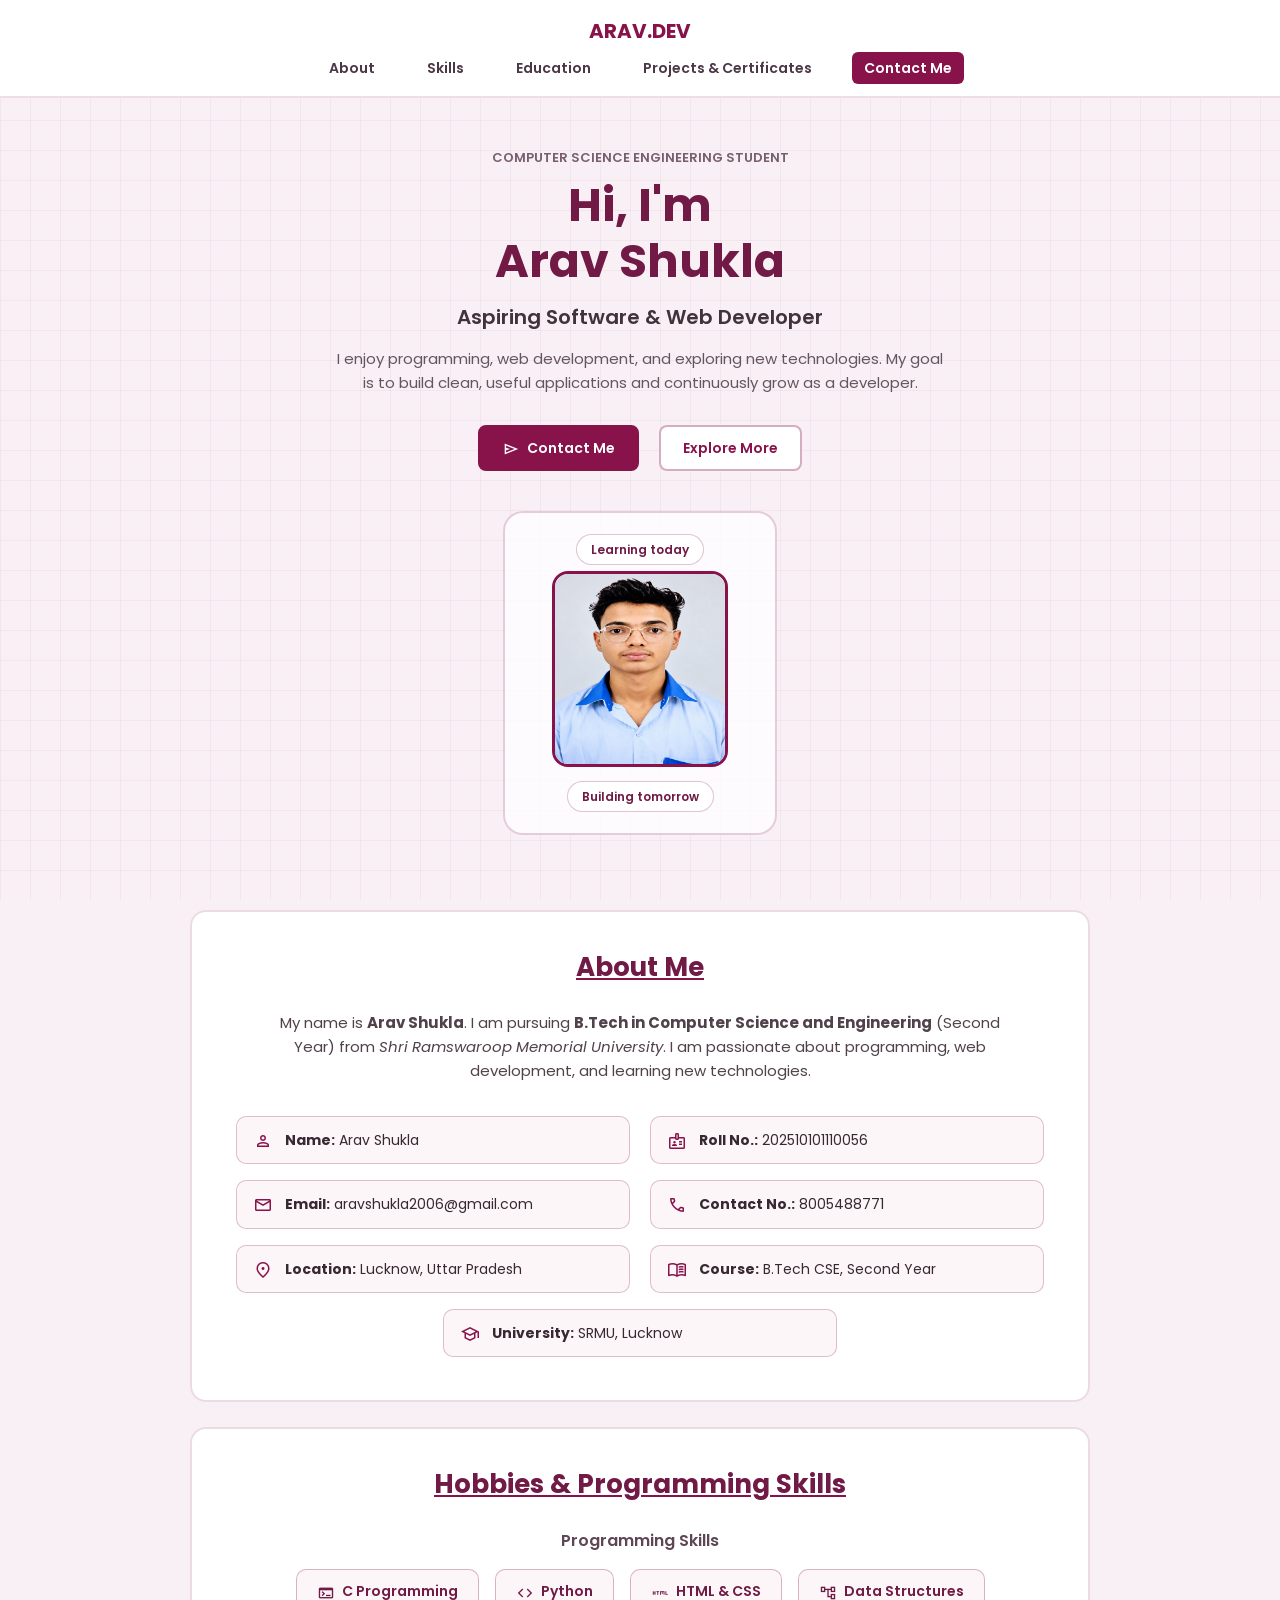
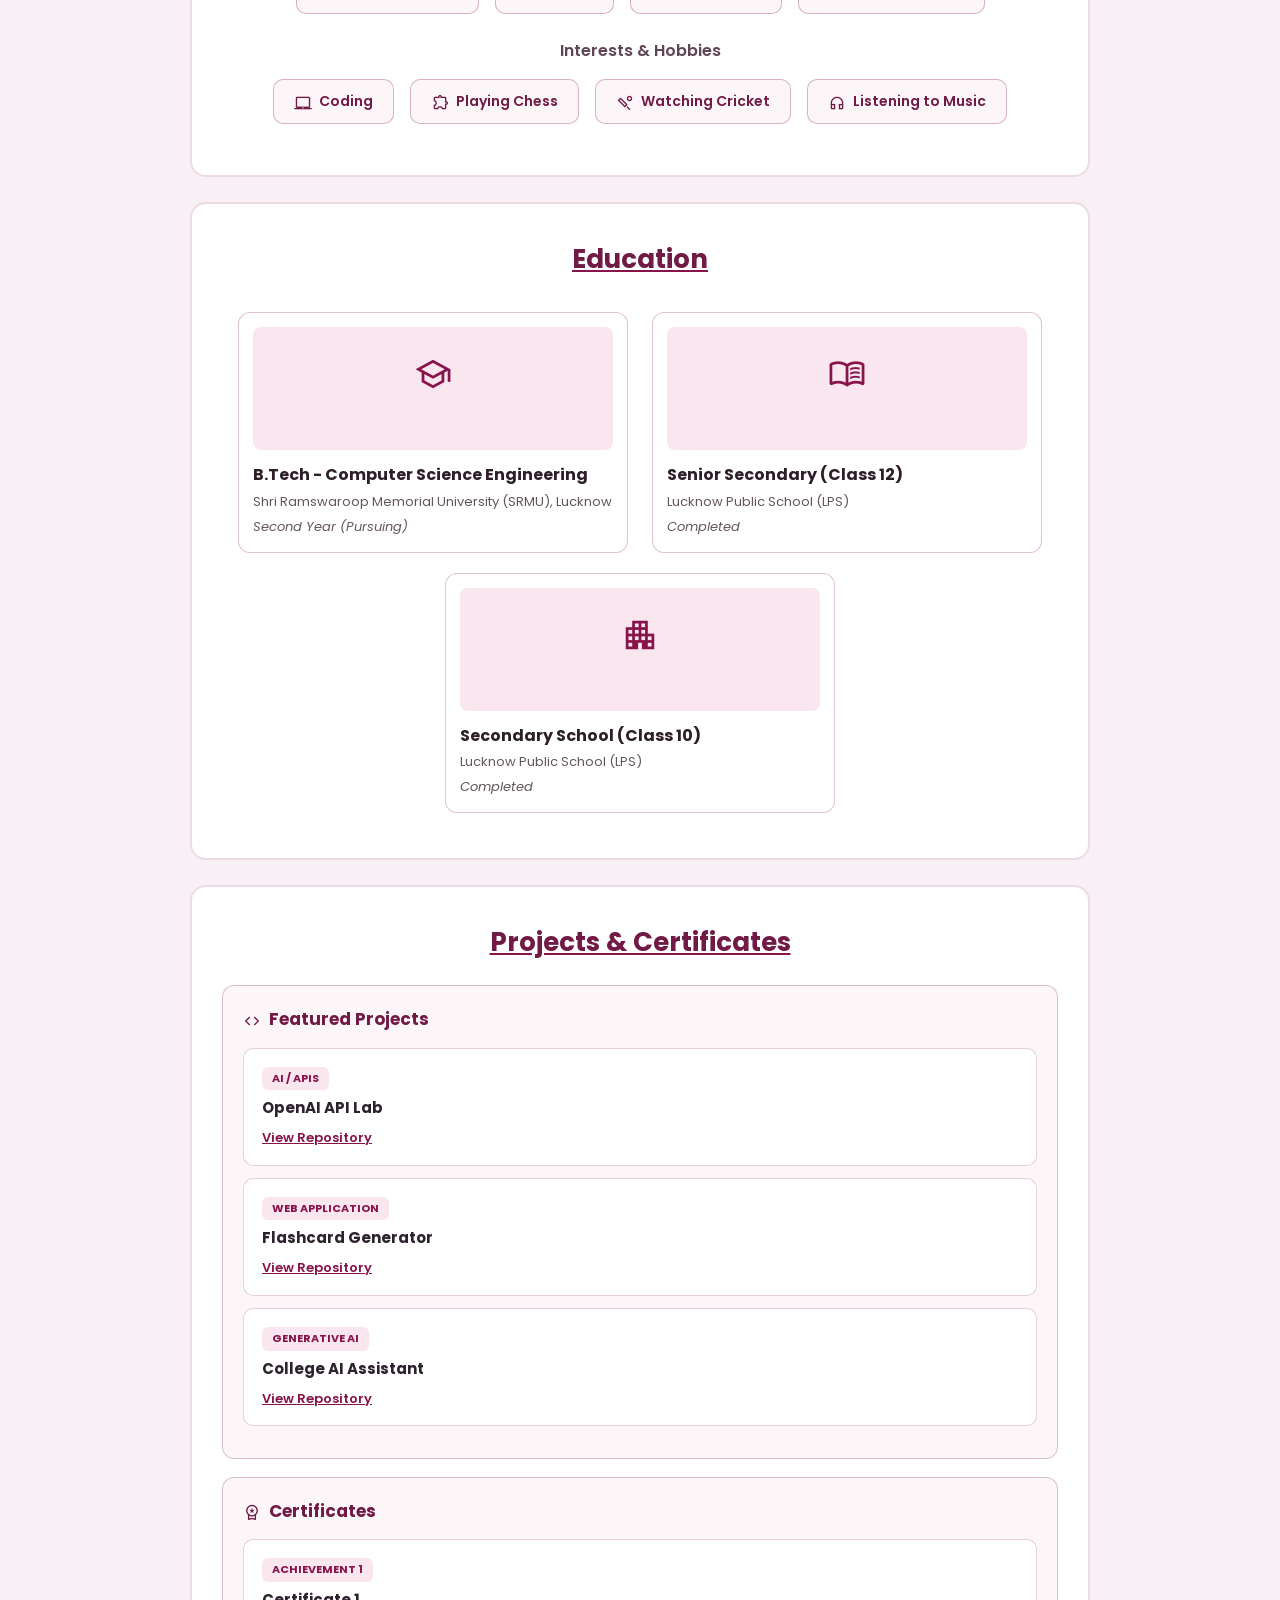
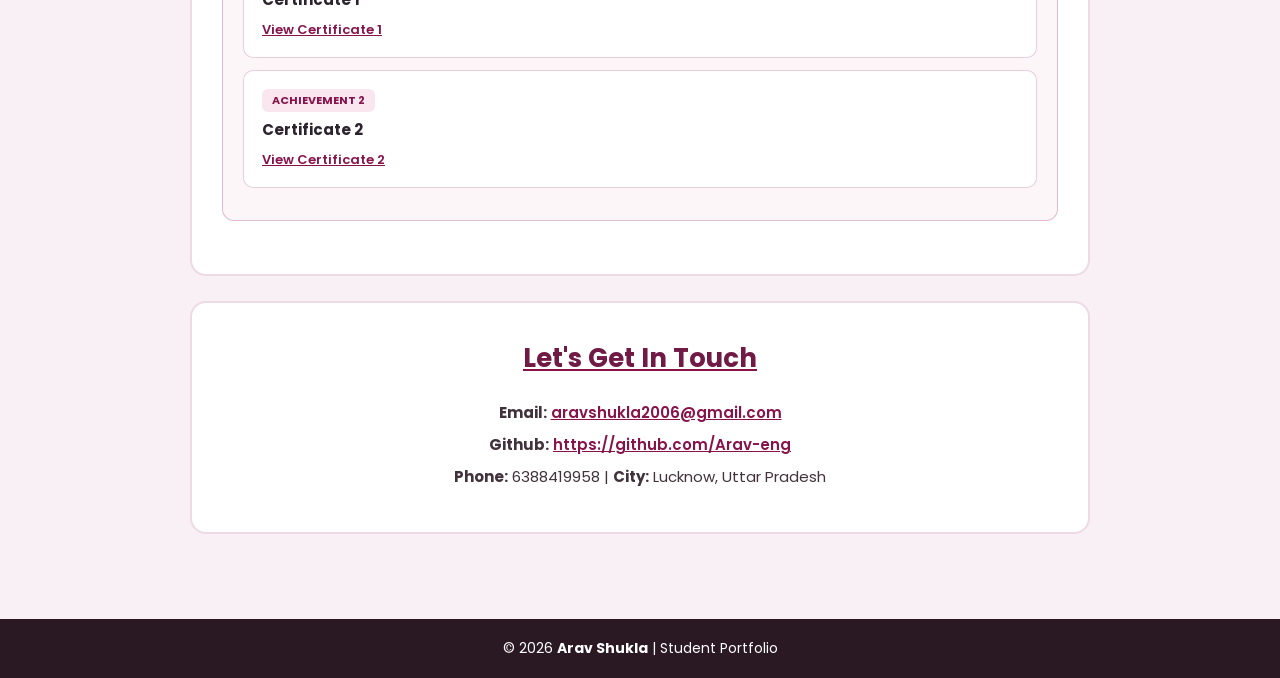
<file: Final Portfolio/index.html>
<!DOCTYPE html>
<html lang="en">

<head>
    <meta charset="UTF-8">
    <meta name="viewport" content="width=device-width, initial-scale=1.0">
    <title>Student Portfolio - Arav Shukla</title>

    <!-- Google Fonts -->
    <link rel="preconnect" href="https://fonts.googleapis.com">
    <link rel="preconnect" href="https://fonts.gstatic.com" crossorigin>
    <link href="https://fonts.googleapis.com/css2?family=Poppins:ital,wght@0,300;0,400;0,600;0,700;1,400&display=swap" rel="stylesheet">

    <!-- Google Material Symbols Icons -->
    <link rel="stylesheet" href="https://fonts.googleapis.com/css2?family=Material+Symbols+Outlined:opsz,wght,FILL,GRAD@20..48,100..700,0..1,-50..200" />

    <!-- External CSS Link -->
    <link rel="stylesheet" href="style.css">
</head>

<body>

    <!-- Top Navigation / Header -->
    <header id="top-header">
        <div class="logo">ARAV.DEV</div>
        <div class="nav-links">
            <a href="#about">About</a>
            <a href="#skills">Skills</a>
            <a href="#education">Education</a>
            <a href="#projects">Projects &amp; Certificates</a>
            <a href="#contact" class="nav-btn">Contact Me</a>
        </div>
    </header>

    <!-- Hero Section -->
    <section id="hero">
        <p class="subtitle">COMPUTER SCIENCE ENGINEERING STUDENT</p>
        <h1 id="main-heading">Hi, I'm<br>Arav Shukla</h1>
        <h3 class="role">Aspiring Software &amp; Web Developer</h3>
        <p class="hero-desc">
            I enjoy programming, web development, and exploring new technologies.
            My goal is to build clean, useful applications and continuously grow as a developer.
        </p>

        <div class="hero-buttons">
            <a href="#contact" class="btn-primary">
                <span class="material-symbols-outlined icon-sm">send</span> Contact Me
            </a>
            <a href="#education" class="btn-secondary">Explore More</a>
        </div>

        <div id="profile-container">
            <span class="floating-badge badge-top">Learning today</span>
            <img src="arav.jpg.png" id="profile-img" alt="Arav Shukla">
            <span class="floating-badge badge-bottom">Building tomorrow</span>
        </div>
    </section>

    <main id="main-container">

        <!-- About Me Section -->
        <section id="about" class="card-section">
            <h2 class="section-title">About Me</h2>
            <article>
                <p class="about-text">
                    My name is <b>Arav Shukla</b>. I am pursuing <b>B.Tech in Computer Science and Engineering</b>
                    (Second Year) from <i>Shri Ramswaroop Memorial University</i>. I am passionate about programming,
                    web development, and learning new technologies.
                </p>
            </article>

            <div class="info-grid">
                <div class="info-box">
                    <span class="material-symbols-outlined icon-box">person</span>
                    <span><b>Name:</b> Arav Shukla</span>
                </div>
                <div class="info-box">
                    <span class="material-symbols-outlined icon-box">badge</span>
                    <span><b>Roll No.:</b> 202510101110056</span>
                </div>
                <div class="info-box">
                    <span class="material-symbols-outlined icon-box">mail</span>
                    <span><b>Email:</b> aravshukla2006@gmail.com</span>
                </div>
                <div class="info-box">
                    <span class="material-symbols-outlined icon-box">call</span>
                    <span><b>Contact No.:</b> 8005488771</span>
                </div>
                <div class="info-box">
                    <span class="material-symbols-outlined icon-box">location_on</span>
                    <span><b>Location:</b> Lucknow, Uttar Pradesh</span>
                </div>
                <div class="info-box">
                    <span class="material-symbols-outlined icon-box">menu_book</span>
                    <span><b>Course:</b> B.Tech CSE, Second Year</span>
                </div>
                <div class="info-box">
                    <span class="material-symbols-outlined icon-box">school</span>
                    <span><b>University:</b> SRMU, Lucknow</span>
                </div>
            </div>
        </section>

        <!-- Hobbies & Skills Section -->
        <section id="skills" class="card-section">
            <h2 class="section-title">Hobbies &amp; Programming Skills</h2>

            <h3 class="sub-heading">Programming Skills</h3>
            <div class="badge-container">
                <div class="skill-pill">
                    <span class="material-symbols-outlined icon-sm">terminal</span> C Programming
                </div>
                <div class="skill-pill">
                    <span class="material-symbols-outlined icon-sm">code</span> Python
                </div>
                <div class="skill-pill">
                    <span class="material-symbols-outlined icon-sm">html</span> HTML &amp; CSS
                </div>
                <div class="skill-pill">
                    <span class="material-symbols-outlined icon-sm">account_tree</span> Data Structures
                </div>
            </div>

            <h3 class="sub-heading">Interests &amp; Hobbies</h3>
            <div class="badge-container">
                <div class="skill-pill">
                    <span class="material-symbols-outlined icon-sm">laptop_mac</span> Coding
                </div>
                <div class="skill-pill">
                    <span class="material-symbols-outlined icon-sm">extension</span> Playing Chess
                </div>
                <div class="skill-pill">
                    <span class="material-symbols-outlined icon-sm">sports_cricket</span> Watching Cricket
                </div>
                <div class="skill-pill">
                    <span class="material-symbols-outlined icon-sm">headphones</span> Listening to Music
                </div>
            </div>
        </section>

        <!-- Education / Academic Record Section -->
        <section id="education" class="card-section">
            <h2 class="section-title">Education</h2>

            <div class="edu-grid">
                <div class="edu-card">
                    <div class="edu-icon-banner">
                        <span class="material-symbols-outlined edu-icon">school</span>
                    </div>
                    <div class="edu-details">
                        <h3>B.Tech - Computer Science Engineering</h3>
                        <p>Shri Ramswaroop Memorial University (SRMU), Lucknow</p>
                        <p class="edu-note">Second Year (Pursuing)</p>
                    </div>
                </div>

                <div class="edu-card">
                    <div class="edu-icon-banner">
                        <span class="material-symbols-outlined edu-icon">menu_book</span>
                    </div>
                    <div class="edu-details">
                        <h3>Senior Secondary (Class 12)</h3>
                        <p>Lucknow Public School (LPS)</p>
                        <p class="edu-note">Completed</p>
                    </div>
                </div>

                <div class="edu-card">
                    <div class="edu-icon-banner">
                        <span class="material-symbols-outlined edu-icon">apartment</span>
                    </div>
                    <div class="edu-details">
                        <h3>Secondary School (Class 10)</h3>
                        <p>Lucknow Public School (LPS)</p>
                        <p class="edu-note">Completed</p>
                    </div>
                </div>
            </div>
        </section>

        <!-- Projects & Certificates Section -->
        <section id="projects" class="card-section">
            <h2 class="section-title">Projects &amp; Certificates</h2>

            <div class="doc-group">
                <h3 class="doc-group-title">
                    <span class="material-symbols-outlined icon-sm">code</span> Featured Projects
                </h3>

                <div class="doc-item">
                    <span class="doc-tag">AI / APIs</span>
                    <h4>OpenAI API Lab</h4>
                    <a href="https://github.com/Arav-eng/AI-Training.git" target="_blank" class="doc-link">View Repository</a>
                </div>

                <div class="doc-item">
                    <span class="doc-tag">Web Application</span>
                    <h4>Flashcard Generator</h4>
                    <a href="https://github.com/Arav-eng/Flashcard__Generator.git" target="_blank" class="doc-link">View Repository</a>
                </div>

                <div class="doc-item">
                    <span class="doc-tag">Generative AI</span>
                    <h4>College AI Assistant</h4>
                    <a href="https://github.com/Arav-eng/College_AI_Assistant.git" target="_blank" class="doc-link">View Repository</a>
                </div>
            </div>

            <div class="doc-group">
                <h3 class="doc-group-title">
                    <span class="material-symbols-outlined icon-sm">workspace_premium</span> Certificates
                </h3>

                <div class="doc-item">
                    <span class="doc-tag">Achievement 1</span>
                    <h4>Certificate 1</h4>
                    <a href="certificate1.jpg" class="doc-link">View Certificate 1</a>
                </div>

                <div class="doc-item">
                    <span class="doc-tag">Achievement 2</span>
                    <h4>Certificate 2</h4>
                    <a href="certificate2.jpg" class="doc-link">View Certificate 2</a>
                </div>
            </div>
        </section>

        <!-- Contact Section -->
        <section id="contact" class="card-section">
            <h2 class="section-title">Let's Get In Touch</h2>
            <p class="contact-line">
                <b>Email:</b> <a href="mailto:aravshukla2006@gmail.com">aravshukla2006@gmail.com</a>
            </p>
            <p class="contact-line">
                <b>Github:</b> <a href="https://github.com/Arav-eng" target="_blank">https://github.com/Arav-eng</a>
            </p>
            <p class="contact-line">
                <b>Phone:</b> 6388419958 | <b>City:</b> Lucknow, Uttar Pradesh
            </p>
        </section>

    </main>

    <!-- Footer -->
    <footer id="main-footer">
        <p>&copy; 2026 <b>Arav Shukla</b> | Student Portfolio</p>
    </footer>

</body>

</html>
</file>
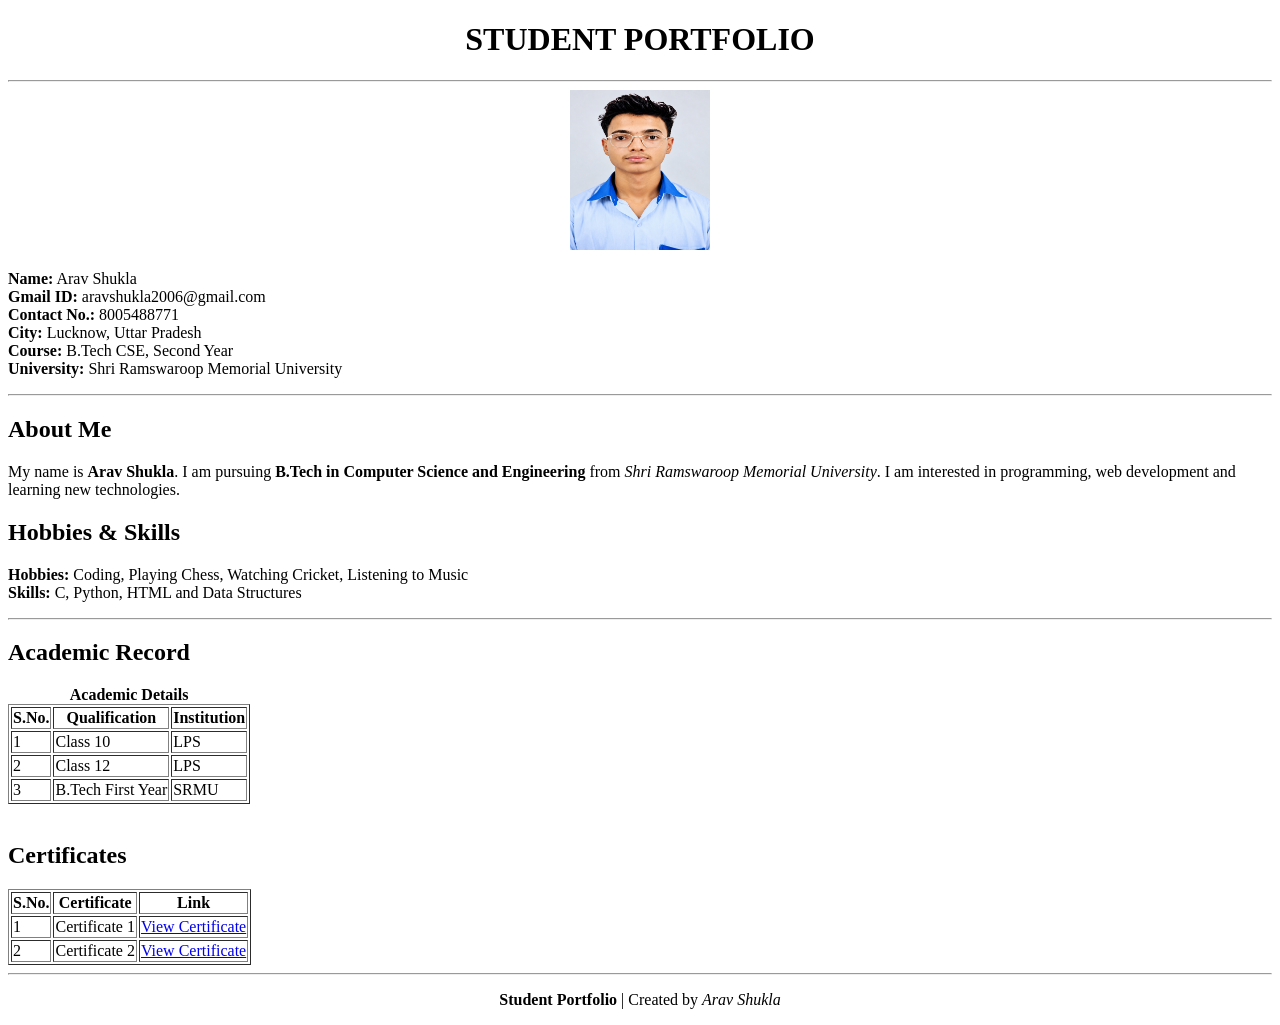
<file: Basic Portfolio/basicportfolio.html>
<!DOCTYPE html>
<html>

<head>
    <title>Student Portfolio - Arav Shukla</title>
</head>

<body>

<header>
    <center>
        <h1>STUDENT PORTFOLIO</h1>
    </center>
    <hr>
</header>

<main>

    <section>

        <center>
            <img src="arav.jpg.png" width="140" height="160" alt="My Photo">
        </center>

        <p>
            <b>Name:</b> Arav Shukla<br>
            <b>Gmail ID:</b> aravshukla2006@gmail.com<br>
            <b>Contact No.:</b> 8005488771<br>
            <b>City:</b> Lucknow, Uttar Pradesh<br>
            <b>Course:</b> B.Tech CSE, Second Year<br>
            <b>University:</b> Shri Ramswaroop Memorial University
        </p>

    </section>

    <hr>

    <section>

        <h2>About Me</h2>

        <article>
            <p>
                My name is <b>Arav Shukla</b>. I am pursuing
                <b>B.Tech in Computer Science and Engineering</b> from
                <i>Shri Ramswaroop Memorial University</i>.
                I am interested in programming, web development and
                learning new technologies.
            </p>
        </article>

    </section>

    <section>

        <h2>Hobbies & Skills</h2>

        <p>
            <b>Hobbies:</b> Coding, Playing Chess, Watching Cricket,
            Listening to Music<br>
            <b>Skills:</b> C, Python, HTML and Data Structures
        </p>

    </section>

    <hr>

    <section>

        <h2>Academic Record</h2>

        <table border="1">

            <caption><b>Academic Details</b></caption>

            <thead>
                <tr>
                    <th>S.No.</th>
                    <th>Qualification</th>
                    <th>Institution</th>
                </tr>
            </thead>

    <tbody>

        <tr>
            <td>1</td>
            <td>Class 10</td>
            <td>LPS</td>
        </tr>

        <tr>
            <td>2</td>
            <td>Class 12</td>
            <td>LPS</td>
        </tr>

        <tr>
            <td>3</td>
            <td>B.Tech First Year</td>
            <td>SRMU</td>
        </tr>

    </tbody>

        </table>

    </section>

    <br>

    <section>

        <h2>Certificates</h2>

        <table border="1">

            <tr>
                <th>S.No.</th>
                <th>Certificate</th>
                <th>Link</th>
            </tr>

            <tr>
                <td>1</td>
                <td>Certificate 1</td>
                <td>
                    <a href="certificate1.jpg">View Certificate</a>
                </td>
            </tr>

            <tr>
                <td>2</td>
                <td>Certificate 2</td>
                <td>
                    <a href="certificate2.jpg">View Certificate</a>
                </td>
            </tr>

        </table>

    </section>

</main>

<hr>

<footer>

    <center>
        <p>
            <b>Student Portfolio</b> |
            Created by <i>Arav Shukla</i>
        </p>
    </center>

</footer>

</body>

</html>
</file>
<file: Final Portfolio/style.css>
/* =========================================================
   1. UNIVERSAL SELECTOR & BOX MODEL RESET
   ========================================================= */
* {
    margin: 0;
    padding: 0;
    font-family: 'Poppins', 'Segoe UI', Tahoma, Geneva, Verdana, sans-serif;
}

/* =========================================================
   2. BODY & GRID BACKGROUND (HEX, RGB, RGBA COLOR MODELS)
   ========================================================= */
body {
    background-color: #f8f0f5;
    /* Subtle grid pattern matching the reference portfolio */
    background-image: 
        linear-gradient(rgba(142, 36, 87, 0.05) 1px, transparent 1px),
        linear-gradient(90deg, rgba(142, 36, 87, 0.05) 1px, transparent 1px);
    background-size: 30px 30px;
    background-attachment: fixed;
    color: rgb(45, 35, 46);
    line-height: 1.6;
}

/* =========================================================
   3. TOP NAVIGATION HEADER
   ========================================================= */
#top-header {
    background-color: #ffffff;
    padding: 15px 40px;
    border-bottom: 2px solid rgba(142, 36, 87, 0.15);
    text-align: center;
}

.logo {
    font-size: 20px;
    font-weight: 700;
    color: #88134b;
    text-transform: uppercase;
    margin-bottom: 8px;
}

.nav-links a {
    color: rgb(75, 55, 70);
    text-decoration: none;
    font-size: 14px;
    font-weight: 600;
    margin: 0px 12px;
    padding: 6px 12px;
}

.nav-links .nav-btn {
    background-color: #88134b;
    color: #ffffff;
    border-radius: 6px;
}

/* =========================================================
   4. HERO SECTION (TEXT PROPERTIES, FONT WEIGHT, BOX MODEL)
   ========================================================= */
#hero {
    text-align: center;
    padding: 50px 20px 40px 20px;
    max-width: 850px;
    margin: 0 auto;
}

.subtitle {
    font-size: 13px;
    font-weight: 600;
    color: rgb(120, 95, 110);
    text-transform: uppercase;
    margin-bottom: 10px;
}

#main-heading {
    font-size: 46px;
    font-weight: 700;
    color: #701a45;
    line-height: 1.2;
    margin-bottom: 12px;
}

.role {
    font-size: 20px;
    font-weight: 600;
    color: rgb(65, 50, 60);
    margin-bottom: 14px;
}

.hero-desc {
    font-size: 15px;
    color: rgb(100, 85, 95);
    max-width: 620px;
    margin: 0 auto 25px auto;
}

/* Hero Buttons */
.hero-buttons {
    margin-bottom: 35px;
}

.btn-primary {
    display: inline-block;
    background-color: #88134b;
    color: #ffffff;
    text-decoration: none;
    padding: 10px 22px;
    margin: 5px 8px;
    border: 2px solid #88134b;
    border-radius: 8px;
    font-size: 14px;
    font-weight: 600;
}

.btn-secondary {
    display: inline-block;
    background-color: #ffffff;
    color: #88134b;
    text-decoration: none;
    padding: 10px 22px;
    margin: 5px 8px;
    border: 2px solid rgba(136, 19, 75, 0.35);
    border-radius: 8px;
    font-size: 14px;
    font-weight: 600;
}

/* Profile Photo Box & Floating Badges */
#profile-container {
    width: 240px;
    margin: 15px auto 0 auto;
    padding: 15px;
    background-color: rgba(255, 255, 255, 0.75);
    border: 2px solid rgba(136, 19, 75, 0.2);
    border-radius: 20px;
}

#profile-img {
    height: 190px;
    width: 170px;
    border-radius: 16px;
    border: 3px solid #88134b;
    background-color: #ffffff;
}

.floating-badge {
    display: inline-block;
    background-color: #ffffff;
    color: #701a45;
    font-size: 12px;
    font-weight: 600;
    padding: 5px 14px;
    margin: 6px 0px;
    border: 1px solid rgba(136, 19, 75, 0.25);
    border-radius: 20px;
}

/* =========================================================
   5. MAIN CONTAINER & SECTION CARDS (BORDER, PADDING, MARGIN)
   ========================================================= */
#main-container {
    max-width: 900px;
    margin: 0 auto;
    padding: 10px 20px 40px 20px;
}

.card-section {
    background-color: #ffffff;
    margin: 25px 0px;
    padding: 35px 30px;
    border: 2px solid rgba(136, 19, 75, 0.15);
    border-radius: 16px;
    text-align: center;
}

/* Section Headings using text-decoration properties from class */
.section-title {
    font-size: 26px;
    font-weight: 700;
    color: #701a45;
    margin-bottom: 22px;
    text-decoration: underline;
    text-decoration-style: solid;
    text-decoration-color: #88134b;
}

/* =========================================================
   6. ABOUT ME & INFO BOXES
   ========================================================= */
.about-text {
    font-size: 15px;
    color: rgb(80, 65, 75);
    max-width: 720px;
    margin: 0 auto 25px auto;
    text-align: center;
}

.about-text i {
    font-style: italic;
}

.info-grid {
    text-align: center;
}

.info-box {
    display: inline-block;
    width: 360px;
    background-color: #fdf6f9;
    margin: 8px;
    padding: 12px 16px;
    border: 1px solid rgba(136, 19, 75, 0.25);
    border-radius: 10px;
    text-align: left;
    font-size: 14px;
    color: rgb(55, 40, 50);
}

.icon-box {
    color: #88134b;
    font-size: 20px;
    vertical-align: middle;
    margin-right: 8px;
}

.icon-sm {
    font-size: 18px;
    vertical-align: middle;
    margin-right: 4px;
}

/* =========================================================
   7. SKILLS & HOBBIES PILLS
   ========================================================= */
.sub-heading {
    font-size: 16px;
    font-weight: 600;
    color: rgb(95, 70, 85);
    margin: 18px 0px 10px 0px;
    text-transform: capitalize;
}

.badge-container {
    margin-bottom: 10px;
}

.skill-pill {
    display: inline-block;
    background-color: #fdf6f9;
    color: #701a45;
    font-size: 14px;
    font-weight: 600;
    margin: 6px;
    padding: 10px 20px;
    border: 1px solid rgba(136, 19, 75, 0.3);
    border-radius: 10px;
}

/* =========================================================
   8. EDUCATION CARDS
   ========================================================= */
.edu-grid {
    text-align: center;
}

.edu-card {
    display: inline-block;
    width: 360px;
    background-color: #ffffff;
    margin: 10px;
    padding: 14px;
    border: 1px solid rgba(136, 19, 75, 0.25);
    border-radius: 12px;
    text-align: left;
    vertical-align: top;
}

.edu-icon-banner {
    height: 95px;
    background-color: #f9e6ef;
    border-radius: 8px;
    text-align: center;
    padding-top: 28px;
    margin-bottom: 12px;
}

.edu-icon {
    font-size: 38px;
    color: #88134b;
}

.edu-details h3 {
    font-size: 16px;
    font-weight: 700;
    color: rgb(45, 30, 40);
    margin-bottom: 4px;
}

.edu-details p {
    font-size: 13px;
    color: rgb(100, 85, 95);
}

.edu-note {
    font-style: italic;
    color: #88134b;
    margin-top: 4px;
}

/* =========================================================
   9. MARKSHEETS & CERTIFICATES BOXES
   ========================================================= */
.doc-group {
    background-color: #fdf6f9;
    margin: 18px 0px;
    padding: 20px;
    border: 1px solid rgba(136, 19, 75, 0.25);
    border-radius: 12px;
    text-align: left;
}

.doc-group-title {
    font-size: 17px;
    font-weight: 700;
    color: #701a45;
    margin-bottom: 14px;
}

.doc-item {
    background-color: #ffffff;
    margin: 12px 0px;
    padding: 15px 18px;
    border: 1px solid rgba(136, 19, 75, 0.2);
    border-radius: 10px;
}

.doc-tag {
    display: inline-block;
    background-color: #f9e6ef;
    color: #88134b;
    font-size: 11px;
    font-weight: 700;
    padding: 3px 10px;
    border-radius: 6px;
    margin-bottom: 6px;
    text-transform: uppercase;
}

.doc-item h4 {
    font-size: 15px;
    font-weight: 700;
    color: rgb(45, 35, 46);
    margin-bottom: 4px;
}

.doc-link {
    font-size: 13px;
    font-weight: 600;
    color: #88134b;
    text-decoration: underline;
    text-decoration-style: solid;
}

/* =========================================================
   10. CONTACT & FOOTER
   ========================================================= */
.contact-line {
    font-size: 15px;
    margin: 8px 0px;
    color: rgb(65, 50, 60);
}

.contact-line a {
    color: #88134b;
    font-weight: 600;
    text-decoration: underline;
}

#main-footer {
    background-color: rgb(42, 24, 35);
    color: #ffffff;
    text-align: center;
    padding: 18px;
    font-size: 14px;
    margin-top: 20px;
}

/* =========================================================
   11. FALLBACK STYLING FOR TABLES (IF USING ORIGINAL HTML)
   ========================================================= */
table {
    width: 100%;
    margin: 15px auto;
    border: 2px solid #88134b;
    border-radius: 8px;
    background-color: #ffffff;
}

th {
    background-color: #88134b;
    color: #ffffff;
    padding: 10px;
    text-align: center;
}

td {
    padding: 10px;
    text-align: center;
    border: 1px solid rgba(136, 19, 75, 0.2);
}

hr {
    visibility: hidden;
}
</file>
